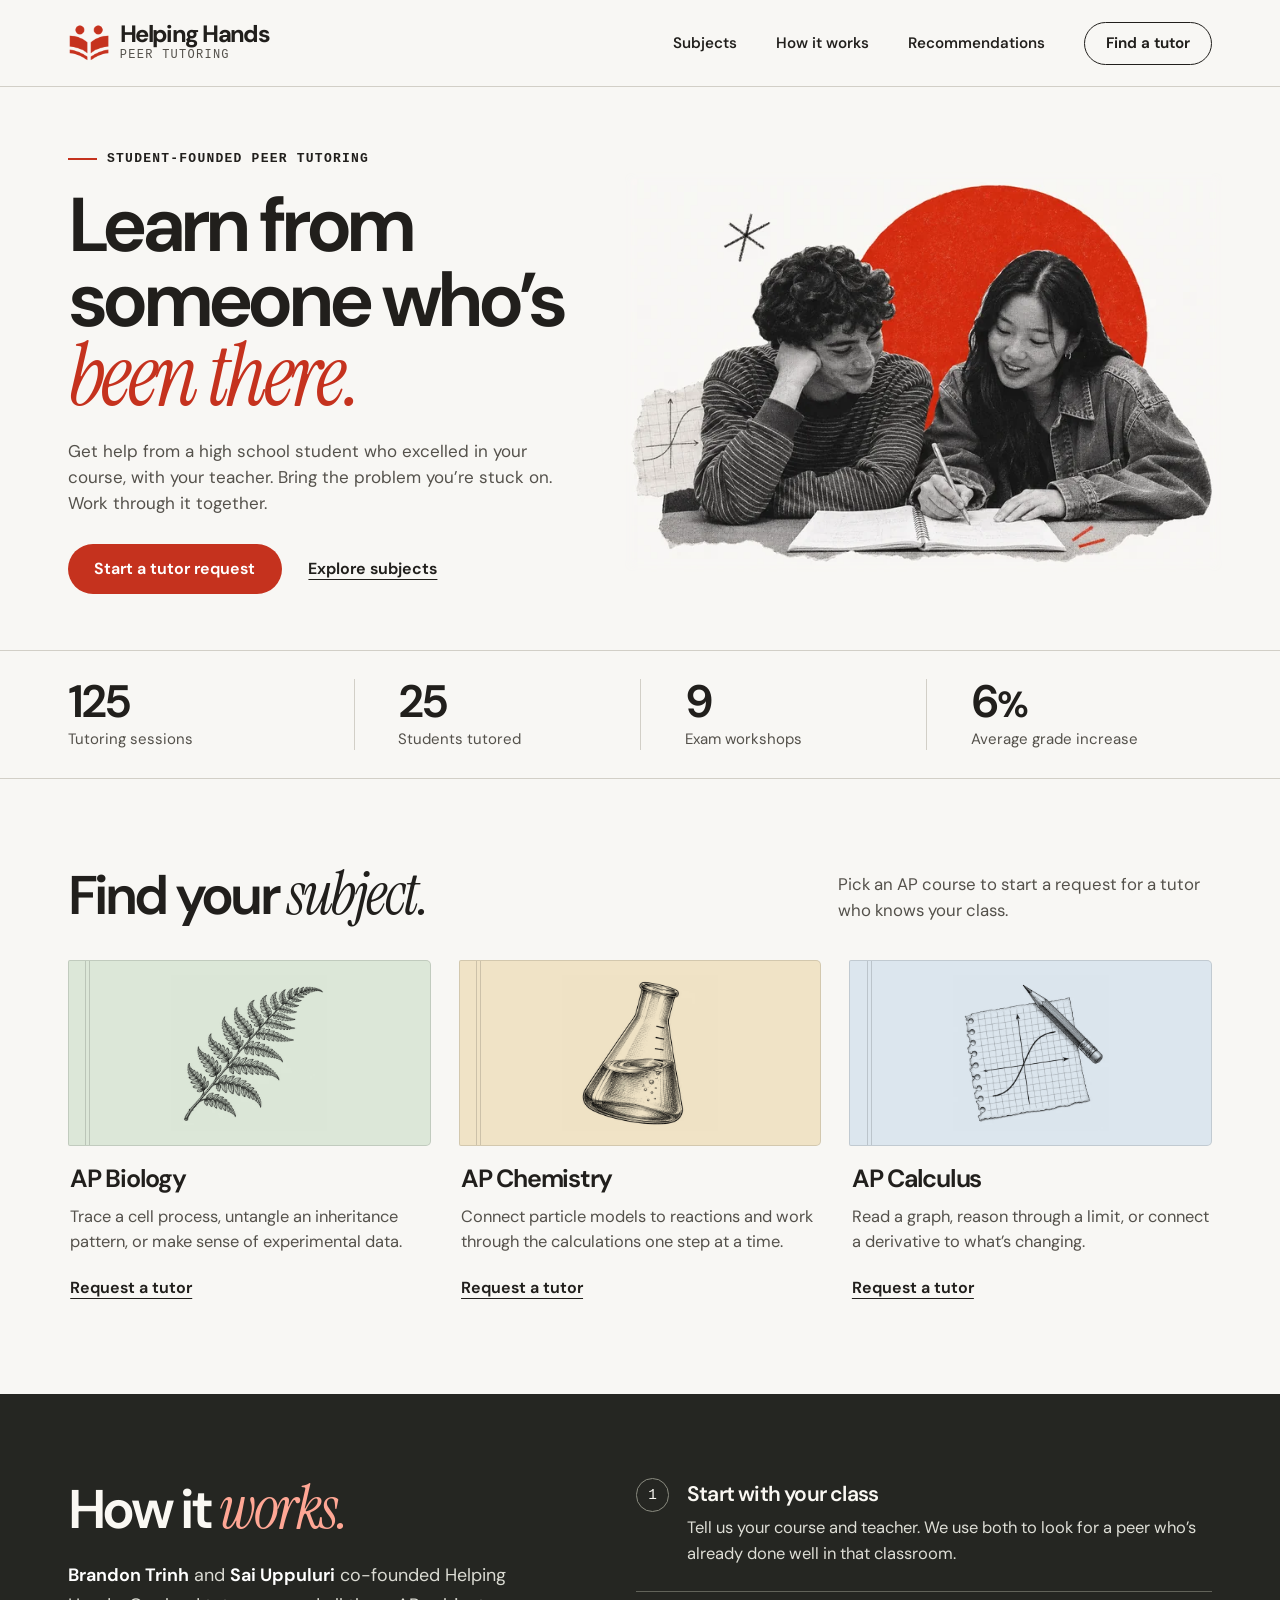
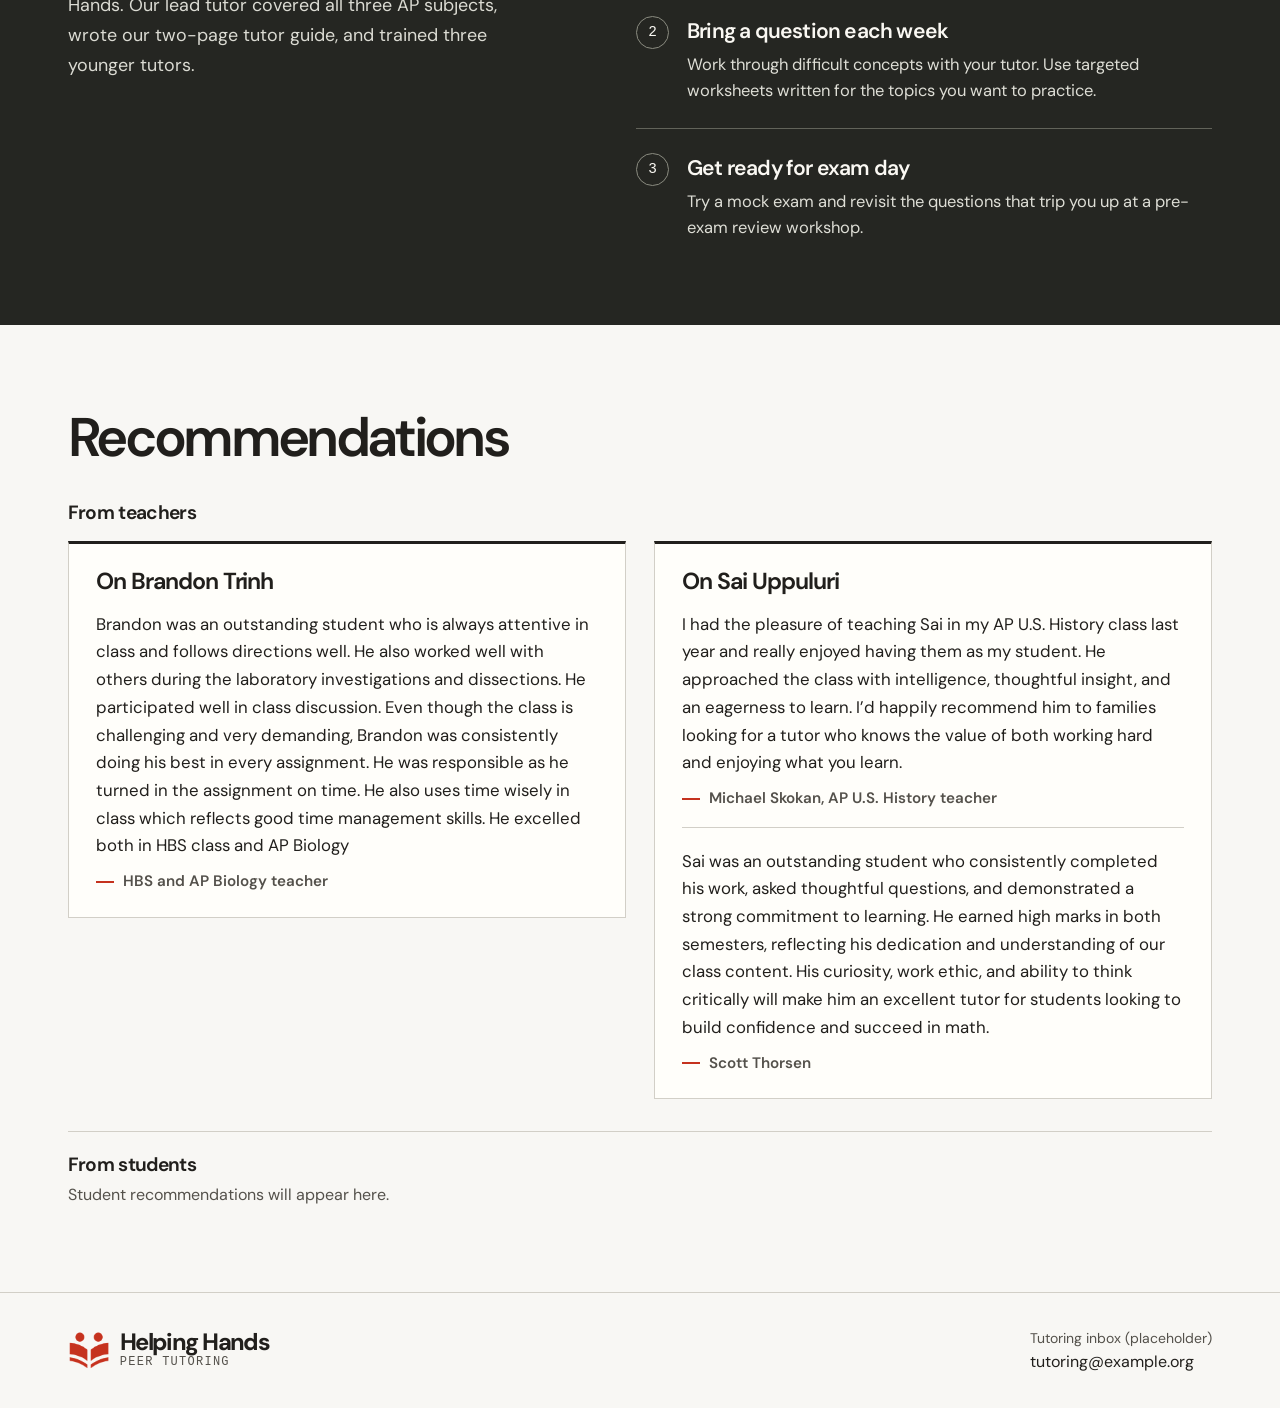
<file: index.html>
<!doctype html>
<html lang="en">
<head>
  <meta charset="utf-8">
  <meta name="viewport" content="width=device-width, initial-scale=1">
  <meta name="theme-color" content="#f8f7f4">
  <meta name="description" content="Helping Hands Peer Tutoring matches high school students with peers who excelled in the same course with the same teacher. Explore AP Biology, Chemistry, and Calculus tutoring.">
  <title>Helping Hands Peer Tutoring</title>
  <link rel="icon" type="image/png" href="./assets/mark.png">
  <link rel="preload" href="./assets/fonts/dm-sans-latin.woff2" as="font" type="font/woff2" crossorigin>
  <link rel="preload" href="./assets/fonts/instrument-serif-italic-latin.woff2" as="font" type="font/woff2" crossorigin>
  <link rel="stylesheet" href="./styles.css?v=e6c6d400">
  <script defer src="./site-config.js"></script>
  <script defer src="./site.js"></script>
</head>
<body id="top">
  <a class="skip-link" href="#main">Skip to content</a>
  <header class="site-header">
    <div class="wrap header-inner">
      <a class="wordmark" href="./index.html" aria-label="Helping Hands Peer Tutoring home">
        <img src="./assets/mark.png" width="44" height="44" alt="">
        <span class="wordmark-type"><strong>Helping Hands</strong><span>Peer Tutoring</span></span>
      </a>
      <button class="menu-toggle" type="button" aria-expanded="false" aria-controls="site-nav" hidden>
        <span>Menu</span><span class="menu-icon" aria-hidden="true"></span>
      </button>
      <nav id="site-nav" class="site-nav" aria-label="Main navigation">
        <a href="#subjects">Subjects</a>
        <a href="#how-it-works">How it works</a>
        <a href="#recommendations">Recommendations</a>
        <a class="button button-outline nav-action" href="./match.html">Find a tutor</a>
      </nav>
    </div>
  </header>

  <main id="main">
    <section class="hero wrap" aria-labelledby="hero-title">
      <div class="hero-copy">
        <p class="eyebrow"><span aria-hidden="true"></span>Student-founded peer tutoring</p>
        <h1 id="hero-title">Learn from<br>someone who’s<br><em>been there.</em></h1>
        <p class="hero-description">Get help from a high school student who excelled in your course, with your teacher. Bring the problem you’re stuck on. Work through it together.</p>
        <div class="hero-actions">
          <a class="button button-primary" href="./match.html">Start a tutor request</a>
          <a class="text-link" href="#subjects">Explore subjects</a>
        </div>
      </div>
      <picture class="hero-art">
        <source type="image/webp" srcset="./assets/study-table-small.webp 720w, ./assets/study-table.webp 1440w" sizes="(max-width: 740px) 92vw, 50vw">
        <img src="./assets/study-table.webp" width="1440" height="960" fetchpriority="high" alt="A newspaper-style collage of two classmates leaning over a shared notebook.">
      </picture>
    </section>

    <section class="impact" aria-labelledby="impact-title">
      <h2 id="impact-title" class="sr-only">The program in numbers</h2>
      <dl class="wrap stats">
        <div><dt>Tutoring sessions</dt><dd>125</dd></div>
        <div><dt>Students tutored</dt><dd>25</dd></div>
        <div><dt>Exam workshops</dt><dd>9</dd></div>
        <div><dt>Average grade increase</dt><dd>6<span>%</span></dd></div>
      </dl>
    </section>

    <section id="subjects" class="subjects wrap section-space" aria-labelledby="subjects-title">
      <div class="section-heading">
        <h2 id="subjects-title">Find your <em>subject.</em></h2>
        <p>Pick an AP course to start a request for a tutor who knows your class.</p>
      </div>
      <div class="course-grid">
        <article class="course-card">
          <div class="course-cover biology-cover"><img src="./assets/biology.webp" width="432" height="432" loading="lazy" alt=""></div>
          <div class="course-copy">
            <h3>AP Biology</h3>
            <p>Trace a cell process, untangle an inheritance pattern, or make sense of experimental data.</p>
            <a class="text-link" href="./match.html?course=biology" aria-label="Request an AP Biology tutor">Request a tutor</a>
          </div>
        </article>
        <article class="course-card">
          <div class="course-cover chemistry-cover"><img src="./assets/chemistry.webp" width="432" height="432" loading="lazy" alt=""></div>
          <div class="course-copy">
            <h3>AP Chemistry</h3>
            <p>Connect particle models to reactions and work through the calculations one step at a time.</p>
            <a class="text-link" href="./match.html?course=chemistry" aria-label="Request an AP Chemistry tutor">Request a tutor</a>
          </div>
        </article>
        <article class="course-card">
          <div class="course-cover calculus-cover"><img src="./assets/calculus.webp" width="432" height="432" loading="lazy" alt=""></div>
          <div class="course-copy">
            <h3>AP Calculus</h3>
            <p>Read a graph, reason through a limit, or connect a derivative to what’s changing.</p>
            <a class="text-link" href="./match.html?course=calculus" aria-label="Request an AP Calculus tutor">Request a tutor</a>
          </div>
        </article>
      </div>
    </section>

    <section id="how-it-works" class="program" aria-labelledby="program-title">
      <div class="wrap program-grid section-space">
        <div class="program-intro">
          <h2 id="program-title">How it <em>works.</em></h2>
          <p><strong>Brandon Trinh</strong> and <strong>Sai Uppuluri</strong> co-founded Helping Hands. Our lead tutor covered all three AP subjects, wrote our two-page tutor guide, and trained three younger tutors.</p>
        </div>
        <ol class="process-list">
          <li><div><h3>Start with your class</h3><p>Tell us your course and teacher. We use both to look for a peer who’s already done well in that classroom.</p></div></li>
          <li><div><h3>Bring a question each week</h3><p>Work through difficult concepts with your tutor. Use targeted worksheets written for the topics you want to practice.</p></div></li>
          <li><div><h3>Get ready for exam day</h3><p>Try a mock exam and revisit the questions that trip you up at a pre-exam review workshop.</p></div></li>
        </ol>
      </div>
    </section>

    <section id="recommendations" class="recommendations wrap section-space" aria-labelledby="recommendations-title">
      <div class="section-heading">
        <h2 id="recommendations-title">Recommendations</h2>
      </div>
      <section aria-labelledby="teacher-notes-title">
        <h3 id="teacher-notes-title" class="notes-heading">From teachers</h3>
        <div class="notes-grid">
          <article class="note-card" aria-labelledby="brandon-notes-title">
            <h4 id="brandon-notes-title">On Brandon Trinh</h4>
            <figure class="teacher-note">
              <blockquote>
                <p>Brandon was an outstanding student who is always attentive in class and follows directions well. He also worked well with others during the laboratory investigations and dissections. He participated well in class discussion. Even though the class is challenging and very demanding, Brandon was consistently doing his best in every assignment. He was responsible as he turned in the assignment on time. He also uses time wisely in class which reflects good time management skills. He excelled both in HBS class and AP Biology</p>
              </blockquote>
              <figcaption>HBS and AP Biology teacher</figcaption>
            </figure>
          </article>
          <article class="note-card" aria-labelledby="sai-notes-title">
            <h4 id="sai-notes-title">On Sai Uppuluri</h4>
            <figure class="teacher-note">
              <blockquote>
                <p>I had the pleasure of teaching Sai in my AP U.S. History class last year and really enjoyed having them as my student. He approached the class with intelligence, thoughtful insight, and an eagerness to learn. I’d happily recommend him to families looking for a tutor who knows the value of both working hard and enjoying what you learn.</p>
              </blockquote>
              <figcaption>Michael Skokan, AP U.S. History teacher</figcaption>
            </figure>
            <figure class="teacher-note">
              <blockquote>
                <p>Sai was an outstanding student who consistently completed his work, asked thoughtful questions, and demonstrated a strong commitment to learning. He earned high marks in both semesters, reflecting his dedication and understanding of our class content. His curiosity, work ethic, and ability to think critically will make him an excellent tutor for students looking to build confidence and succeed in math.</p>
              </blockquote>
              <figcaption>Scott Thorsen</figcaption>
            </figure>
          </article>
        </div>
      </section>
      <section class="student-notes" aria-labelledby="student-notes-title">
        <h3 id="student-notes-title" class="notes-heading">From students</h3>
        <p>Student recommendations will appear here.</p>
      </section>
    </section>
  </main>

  <footer class="site-footer">
    <div class="wrap footer-inner">
      <a class="wordmark" href="#top" aria-label="Helping Hands Peer Tutoring, back to top">
        <img src="./assets/mark.png" width="44" height="44" alt="">
        <span class="wordmark-type"><strong>Helping Hands</strong><span>Peer Tutoring</span></span>
      </a>
      <div class="footer-contact">
        <span class="contact-label">Tutoring inbox <span data-placeholder-label>(placeholder)</span></span>
        <span data-contact-address>tutoring@example.org</span>
      </div>
    </div>
  </footer>
</body>
</html>
</file>
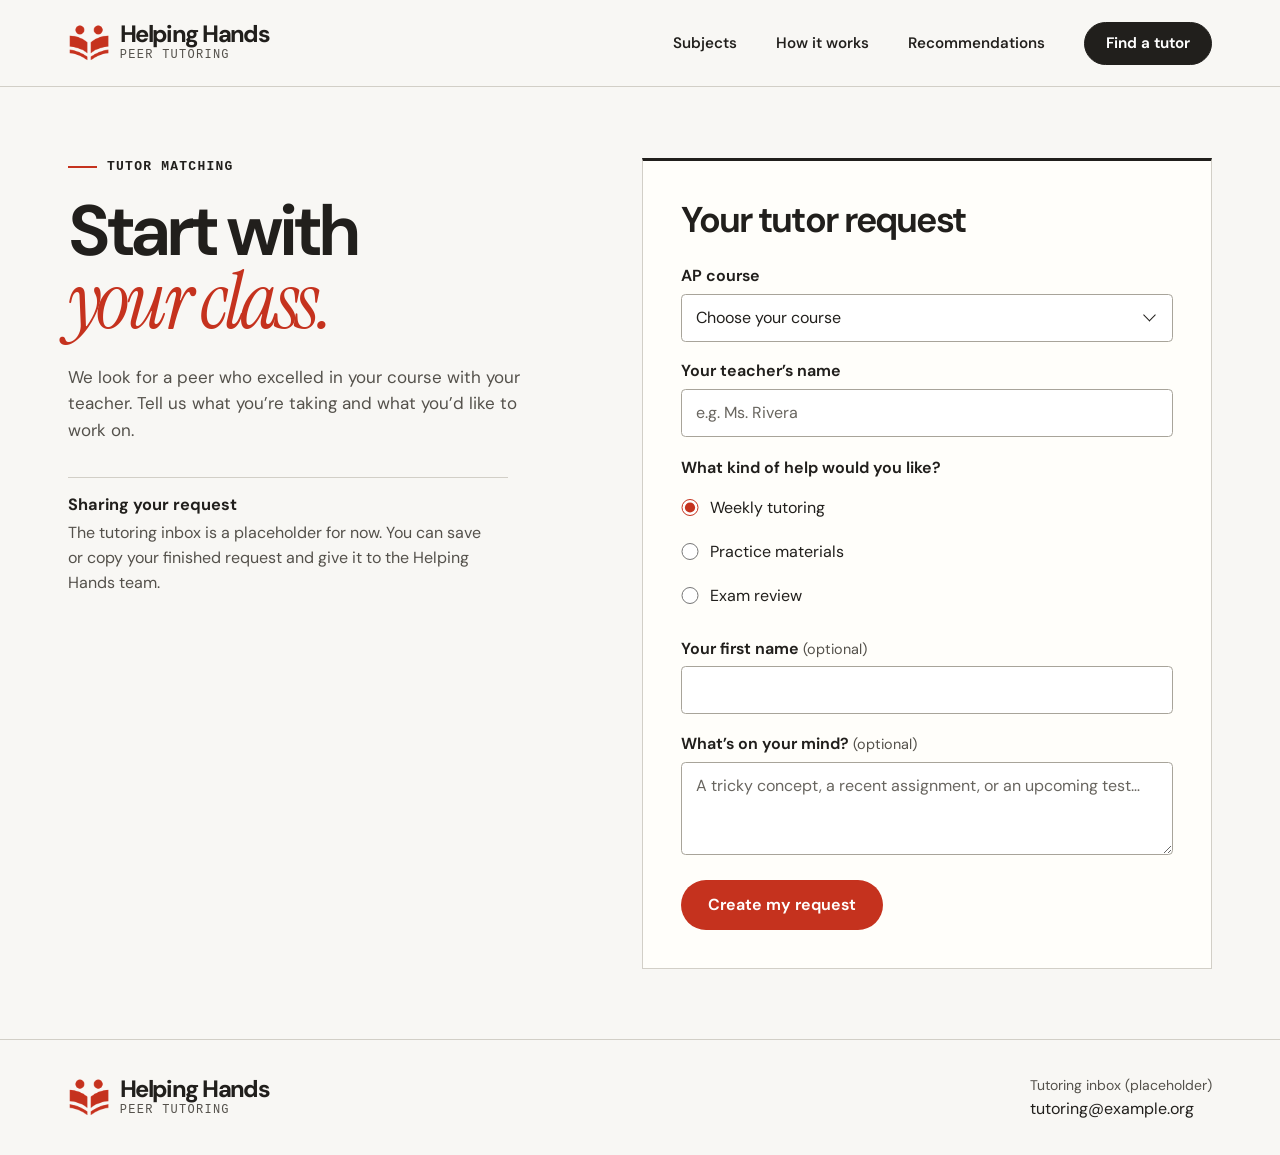
<file: match.html>
<!doctype html>
<html lang="en">
<head>
  <meta charset="utf-8">
  <meta name="viewport" content="width=device-width, initial-scale=1">
  <meta name="theme-color" content="#f8f7f4">
  <meta name="description" content="Prepare a Helping Hands tutor request with your AP course, teacher, and study goals.">
  <title>Find a tutor · Helping Hands Peer Tutoring</title>
  <link rel="icon" type="image/png" href="./assets/mark.png">
  <link rel="preload" href="./assets/fonts/dm-sans-latin.woff2" as="font" type="font/woff2" crossorigin>
  <link rel="stylesheet" href="./styles.css?v=e6c6d400">
  <script defer src="./site-config.js"></script>
  <script defer src="./site.js"></script>
  <script defer src="./match.js"></script>
</head>
<body id="top">
  <a class="skip-link" href="#main">Skip to content</a>
  <header class="site-header">
    <div class="wrap header-inner">
      <a class="wordmark" href="./index.html" aria-label="Helping Hands Peer Tutoring home">
        <img src="./assets/mark.png" width="44" height="44" alt="">
        <span class="wordmark-type"><strong>Helping Hands</strong><span>Peer Tutoring</span></span>
      </a>
      <button class="menu-toggle" type="button" aria-expanded="false" aria-controls="site-nav" hidden>
        <span>Menu</span><span class="menu-icon" aria-hidden="true"></span>
      </button>
      <nav id="site-nav" class="site-nav" aria-label="Main navigation">
        <a href="./index.html#subjects">Subjects</a>
        <a href="./index.html#how-it-works">How it works</a>
        <a href="./index.html#recommendations">Recommendations</a>
        <a class="button button-outline nav-action" href="./match.html" aria-current="page">Find a tutor</a>
      </nav>
    </div>
  </header>

  <main id="main" class="wrap match-layout">
    <div class="match-intro">
      <p class="eyebrow"><span aria-hidden="true"></span>Tutor matching</p>
      <h1>Start with<br><em>your class.</em></h1>
      <p>We look for a peer who excelled in your course with your teacher. Tell us what you’re taking and what you’d like to work on.</p>
      <aside class="handoff-note">
        <h2>Sharing your request</h2>
        <p data-handoff-note>The tutoring inbox is a placeholder for now. You can save or copy your finished request and give it to the Helping Hands team.</p>
      </aside>
    </div>

    <div class="request-sheet">
      <form id="match-form">
        <h2>Your tutor request</h2>
        <div class="field">
          <label for="course">AP course</label>
          <div class="select-wrap">
            <select id="course" name="course" required>
              <option value="" disabled selected>Choose your course</option>
              <option value="biology">AP Biology</option>
              <option value="chemistry">AP Chemistry</option>
              <option value="calculus">AP Calculus</option>
            </select>
          </div>
        </div>
        <div class="field">
          <label for="teacher">Your teacher’s name</label>
          <input id="teacher" name="teacher" type="text" placeholder="e.g. Ms. Rivera" maxlength="100" required>
        </div>
        <fieldset class="support-field">
          <legend>What kind of help would you like?</legend>
          <label><input name="support" type="radio" value="Weekly tutoring" checked>Weekly tutoring</label>
          <label><input name="support" type="radio" value="Practice materials">Practice materials</label>
          <label><input name="support" type="radio" value="Exam review">Exam review</label>
        </fieldset>
        <div class="field">
          <label for="student">Your first name <span>(optional)</span></label>
          <input id="student" name="student" type="text" autocomplete="given-name" maxlength="80">
        </div>
        <div class="field">
          <label for="goal">What’s on your mind? <span>(optional)</span></label>
          <textarea id="goal" name="goal" rows="3" maxlength="600" placeholder="A tricky concept, a recent assignment, or an upcoming test…"></textarea>
        </div>
        <button type="submit" class="button button-primary" id="create-request" disabled>Create my request</button>
        <noscript><p>Enable JavaScript to create a downloadable request, or write down your course, teacher, and study goal to share with the team.</p></noscript>
      </form>

      <section id="request-result" aria-labelledby="result-title" hidden>
        <h2 id="result-title" tabindex="-1">Your request is ready.</h2>
        <p class="result-intro">Review your details, then share them with the tutoring team.</p>
        <dl id="request-summary" class="request-summary"></dl>
        <div class="result-actions">
          <a class="button button-primary" id="email-request" hidden>Open email draft</a>
          <a class="button button-primary" id="download-request" download="helping-hands-tutor-request.txt">Download request</a>
          <button type="button" class="button button-outline" id="copy-request">Copy text</button>
          <button type="button" class="button button-outline" id="share-request" hidden>Share request</button>
        </div>
        <div id="manual-copy" class="field" hidden>
          <label for="copy-text">Select and copy your request</label>
          <textarea id="copy-text" rows="7" readonly></textarea>
        </div>
        <p id="request-status" class="request-status" role="status"></p>
        <button type="button" class="text-link" id="edit-request">Edit my request</button>
      </section>
    </div>
  </main>

  <footer class="site-footer">
    <div class="wrap footer-inner">
      <a class="wordmark" href="./index.html" aria-label="Helping Hands Peer Tutoring home">
        <img src="./assets/mark.png" width="44" height="44" alt="">
        <span class="wordmark-type"><strong>Helping Hands</strong><span>Peer Tutoring</span></span>
      </a>
      <div class="footer-contact">
        <span class="contact-label">Tutoring inbox <span data-placeholder-label>(placeholder)</span></span>
        <span data-contact-address>tutoring@example.org</span>
      </div>
    </div>
  </footer>
</body>
</html>
</file>
<file: styles.css>
@font-face {
  font-family: "DM Sans";
  src: url("./assets/fonts/dm-sans-latin.woff2") format("woff2");
  font-style: normal;
  font-weight: 400 800;
  font-display: swap;
}

@font-face {
  font-family: "Instrument Serif";
  src: url("./assets/fonts/instrument-serif-italic-latin.woff2") format("woff2");
  font-style: italic;
  font-weight: 400;
  font-display: swap;
}

:root {
  color-scheme: light;
  --paper: #f8f7f4;
  --sheet: #fffefa;
  --ink: #211f1c;
  --muted: #54514b;
  --rule: #d2cfc7;
  --red: #c5321e;
  --red-hover: #a62414;
  --gutter: clamp(1.25rem, 5.3vw, 5.5rem);
  --serif: "Instrument Serif", Georgia, serif;
  --sans: "DM Sans", "Helvetica Neue", Arial, sans-serif;
  --mono: "SFMono-Regular", Consolas, "Liberation Mono", monospace;
  font-family: var(--sans);
  color: var(--ink);
  background: var(--paper);
  -webkit-font-smoothing: antialiased;
}

*, *::before, *::after { box-sizing: border-box; }
html { scroll-behavior: smooth; }
body { margin: 0; }
img, picture { display: block; max-width: 100%; }
h1, h2, h3, p, figure, ol, dl, dd, fieldset { margin: 0; }
h1, h2, h3 { text-wrap: balance; }
p { text-wrap: pretty; }
a { color: inherit; }
button, input, select, textarea { font: inherit; }
button { color: inherit; cursor: pointer; }
button:disabled { cursor: default; opacity: .6; }
[hidden] { display: none !important; }
::selection { background: #f5c6b6; color: var(--ink); }
:focus-visible { outline: 3px solid #176399; outline-offset: 4px; }
section[id] { scroll-margin-top: 1.5rem; }

.wrap {
  width: min(82rem, calc(100% - var(--gutter) * 2));
  margin-inline: auto;
}

.sr-only, .skip-link:not(:focus) {
  position: absolute;
  width: 1px;
  height: 1px;
  padding: 0;
  overflow: hidden;
  clip-path: inset(50%);
  white-space: nowrap;
  border: 0;
}

.skip-link:focus {
  position: fixed;
  z-index: 10;
  inset: .75rem auto auto .75rem;
  padding: .75rem 1rem;
  background: white;
}

.site-header { position: relative; z-index: 2; border-bottom: 1px solid var(--rule); }
.header-inner, .footer-inner { display: flex; align-items: center; justify-content: space-between; gap: 2rem; }
.header-inner { min-height: 5.4rem; }
.wordmark { display: inline-flex; align-items: center; gap: .6rem; text-decoration: none; flex: none; }
.wordmark img { width: 2.65rem; height: 2.65rem; }
.wordmark-type { display: grid; gap: .13rem; }
.wordmark-type strong { font-size: 1.48rem; line-height: 1; font-weight: 760; letter-spacing: -.067em; }
.wordmark-type > span {
  font: 500 .75rem/1.15 var(--mono);
  letter-spacing: .105em;
  text-transform: uppercase;
  color: var(--muted);
}

.site-nav { display: flex; align-items: center; gap: clamp(1.55rem, 3.05vw, 3rem); }
.site-nav > a:not(.button) {
  display: inline-flex;
  align-items: center;
  min-height: 2.75rem;
  font-size: .95rem;
  font-weight: 570;
  text-decoration: none;
}
.site-nav > a:not(.button):hover { text-decoration: underline; text-underline-offset: .32em; }
.button {
  display: inline-flex;
  align-items: center;
  justify-content: center;
  min-height: 3.1rem;
  padding: .74rem 1.6rem;
  border: 1px solid transparent;
  border-radius: 4rem;
  font-size: 1rem;
  line-height: 1.25;
  font-weight: 650;
  text-align: center;
  text-decoration: none;
  transition: background-color 150ms, color 150ms, border-color 150ms, transform 150ms;
}
.button:active, .menu-toggle:active { transform: scale(.96); }
.button-primary { background: var(--red); color: #fff; }
.button-primary:hover { background: var(--red-hover); }
.button-outline { background: transparent; color: var(--ink); border-color: var(--ink); }
.button-outline:hover, .nav-action[aria-current="page"] { background: var(--ink); color: white; }
.nav-action { min-height: 2.7rem; padding: .55rem 1.32rem; font-size: .95rem; }
.menu-toggle { display: none; }
.text-link {
  display: inline-flex;
  align-items: center;
  align-self: flex-start;
  width: fit-content;
  min-height: 2.75rem;
  border: 0;
  padding: 0;
  background: transparent;
  color: var(--ink);
  font-weight: 650;
  font-size: 1rem;
  text-decoration: underline;
  text-decoration-thickness: 1px;
  text-underline-offset: .32em;
  transition: color 130ms;
}
.text-link:hover { color: var(--red); text-decoration-thickness: 2px; }

.hero {
  display: grid;
  grid-template-columns: minmax(0, .96fr) minmax(0, 1.04fr);
  align-items: center;
  column-gap: clamp(.8rem, 2vw, 2.3rem);
  padding-block: clamp(3.1rem, 4.9vw, 5rem) clamp(3rem, 4.4vw, 4.7rem);
}
.eyebrow {
  display: flex;
  align-items: center;
  gap: .65rem;
  font: 600 .8125rem/1.4 var(--mono);
  letter-spacing: .095em;
  text-transform: uppercase;
}
.eyebrow > span { width: 1.8rem; height: 2px; background: var(--red); flex: none; }
.hero h1, .match-intro h1 {
  margin-block: 1.25rem 1.35rem;
  font-size: clamp(3.45rem, 5.95vw, 5.95rem);
  font-weight: 650;
  letter-spacing: -.074em;
  line-height: .98;
}
h1 em, .section-heading em, .program-intro em {
  font-family: var(--serif);
  font-weight: 400;
  letter-spacing: -.042em;
}
.hero h1 em, .match-intro h1 em { font-size: 1.13em; line-height: .89; color: var(--red); }
.hero-description, .match-intro > p:not(.eyebrow) {
  max-width: 43ch;
  color: var(--muted);
  font-size: clamp(1.0625rem, 1.28vw, 1.22rem);
  line-height: 1.55;
}
.hero-actions { display: flex; align-items: center; flex-wrap: wrap; gap: .55rem 1.65rem; margin-top: 1.7rem; }
.hero-actions .text-link { align-self: center; }
.hero-art { margin-inline: -.4rem -.7rem; max-width: none; }
.hero-art img {
  width: 100%;
  height: auto;
  mask-image: linear-gradient(to right, transparent, black 2%, black 98%, transparent), linear-gradient(to bottom, transparent, black 2.5%, black 97%, transparent);
  mask-composite: intersect;
}

.impact { border-block: 1px solid var(--rule); }
.stats { padding-block: 1.75rem; display: grid; grid-template-columns: repeat(4, 1fr); }
.stats > div { display: flex; flex-direction: column; justify-content: center; padding-inline: clamp(1rem, 3.4vw, 3.5rem); border-left: 1px solid var(--rule); }
.stats > div:first-child { border: 0; padding-left: 0; }
.stats dt { order: 2; color: var(--muted); line-height: 1.4; font-size: .9375rem; }
.stats dd { margin-bottom: .32rem; font-size: clamp(2.45rem, 3.55vw, 3.55rem); line-height: 1; font-weight: 630; letter-spacing: -.065em; font-variant-numeric: lining-nums tabular-nums; }
.stats dd span { font-size: .8em; }

.section-space { padding-block: clamp(3.8rem, 6.6vw, 6.7rem); }
.section-heading { display: flex; align-items: end; justify-content: space-between; gap: 2rem; margin-bottom: clamp(1.65rem, 2.7vw, 2.6rem); }
.section-heading h2, .program-intro h2 {
  font-size: clamp(2.55rem, 4.25vw, 4.35rem);
  line-height: 1.03;
  letter-spacing: -.067em;
  font-weight: 620;
}
.section-heading h2 em, .program-intro h2 em { font-size: 1.1em; }
.section-heading > p { width: min(34ch, 38%); margin-bottom: .15rem; color: var(--muted); font-size: 1.05rem; line-height: 1.55; }
.course-grid { display: grid; grid-template-columns: repeat(3, minmax(0, 1fr)); gap: clamp(1.1rem, 2.2vw, 2.1rem); }
.course-card { display: flex; flex-direction: column; }
.course-cover {
  position: relative;
  display: flex;
  align-items: center;
  justify-content: center;
  height: clamp(10rem, 14.5vw, 14rem);
  overflow: hidden;
  border: 1px solid rgb(0 0 0 / 12%);
  border-radius: 2px 5px 5px 2px;
}
.course-cover::before {
  content: "";
  position: absolute;
  inset: 0 auto 0 4.5%;
  width: .33rem;
  border-inline: 1px solid rgb(0 0 0 / 15%);
}
.course-cover img { width: auto; height: 85%; max-height: 100%; max-width: 78%; object-fit: contain; mix-blend-mode: multiply; }
.biology-cover { background: #dce7d8; }
.chemistry-cover { background: #f0e3c6; }
.calculus-cover { background: #dce6ee; }
.course-copy { display: flex; flex: 1; flex-direction: column; align-items: start; padding: 1.2rem .15rem 0; }
.course-copy h3 { font-size: clamp(1.42rem, 1.95vw, 1.95rem); font-weight: 650; letter-spacing: -.05em; line-height: 1.15; }
.course-copy p { margin: .63rem 0 .65rem; max-width: 36ch; color: var(--muted); font-size: 1.025rem; line-height: 1.57; }
.course-copy .text-link { margin-top: auto; }

.program { background: #252622; color: #faf8f3; }
.program-grid { display: grid; grid-template-columns: .88fr 1.12fr; gap: clamp(3rem, 9vw, 9.5rem); }
.program-intro h2 em { color: #ffa795; }
.program-intro > p { margin-top: 1.3rem; max-width: 37ch; color: #dbdbd3; font-size: 1.12rem; line-height: 1.67; }
.program-intro strong { font-weight: 650; color: white; }
.process-list { padding: 0; list-style: none; counter-reset: process; }
.process-list li { display: grid; grid-template-columns: 2.2rem 1fr; gap: 1rem; padding-block: 1.5rem; border-top: 1px solid #62635a; counter-increment: process; }
.process-list li:first-child { padding-top: 0; border-top: 0; }
.process-list li:last-child { padding-bottom: 0; }
.process-list li::before {
  content: counter(process);
  content: counter(process) / "";
  display: grid;
  place-items: center;
  width: 2.1rem;
  height: 2.1rem;
  border-radius: 50%;
  border: 1px solid #8a8b80;
  font: 500 .9rem var(--mono);
}
.process-list h3 { padding-top: .12rem; font-size: clamp(1.22rem, 1.65vw, 1.6rem); font-weight: 600; letter-spacing: -.038em; }
.process-list p { max-width: 52ch; margin-top: .4rem; line-height: 1.57; color: #deded6; font-size: 1.03rem; }
.notes-heading { font-size: 1.2rem; font-weight: 650; letter-spacing: -.035em; }
.notes-grid { display: grid; grid-template-columns: repeat(2, minmax(0, 1fr)); align-items: start; gap: clamp(1rem, 2.2vw, 2rem); margin-top: 1rem; }
.note-card { border: 1px solid var(--rule); border-top: 3px solid var(--ink); padding: 1.5rem 1.7rem 1.6rem; background: var(--sheet); }
.note-card h4 { margin: 0 0 1rem; font-size: 1.45rem; font-weight: 650; letter-spacing: -.045em; line-height: 1.15; }
.teacher-note blockquote { margin: 0; font-size: 1.05rem; line-height: 1.65; }
.teacher-note figcaption { display: flex; align-items: baseline; gap: .6rem; margin-top: .7rem; color: var(--muted); font-size: .95rem; font-weight: 600; }
.teacher-note figcaption::before { content: ""; width: 1.1rem; height: 2px; flex: none; align-self: start; margin-top: .63em; background: var(--red); }
.teacher-note + .teacher-note { margin-top: 1.2rem; padding-top: 1.2rem; border-top: 1px solid var(--rule); }
.student-notes { margin-top: 2rem; border-top: 1px solid var(--rule); padding-top: 1.25rem; }
.student-notes p { margin-top: .35rem; color: var(--muted); line-height: 1.55; }
.site-footer { border-top: 1px solid var(--rule); }
.footer-inner { padding-block: 2.25rem; }
.footer-contact { display: grid; gap: .22rem; font-size: 1rem; }
.contact-label { color: var(--muted); font-size: .875rem; }
.footer-contact a { text-underline-offset: .25em; }

.match-layout {
  display: grid;
  grid-template-columns: minmax(0, .85fr) minmax(0, 1fr);
  gap: clamp(2rem, 7vw, 8rem);
  align-items: start;
  padding-block: clamp(2.8rem, 5.5vw, 5.8rem);
}
.match-intro h1 { font-size: clamp(3.6rem, 5.55vw, 5.9rem); margin-block: 1.3rem 1.5rem; }
.handoff-note { padding: 1rem 0 .1rem; border-top: 1px solid var(--rule); margin-top: 2.1rem; max-width: 40ch; }
.handoff-note h2 { font-size: 1.02rem; font-weight: 690; }
.handoff-note p { margin-top: .4rem; color: var(--muted); line-height: 1.55; font-size: 1rem; }
.request-sheet { border: 1px solid var(--rule); border-top: 3px solid var(--ink); background: var(--sheet); padding: clamp(1.3rem, 3vw, 3rem); }
.request-sheet h2 { font-weight: 650; letter-spacing: -.052em; font-size: clamp(1.8rem, 2.8vw, 2.7rem); line-height: 1.15; margin-bottom: 1.55rem; }
.field { margin-block: 1.18rem; }
.field label, .support-field legend { display: block; font-size: 1rem; line-height: 1.4; font-weight: 650; }
.field label > span { font-size: .9rem; font-weight: 400; color: var(--muted); }
.field :is(input, select, textarea) {
  display: block;
  width: 100%;
  border: 1px solid #a8a49a;
  border-radius: .28rem;
  background: #fff;
  color: var(--ink);
  font-size: 1rem;
  line-height: 1.45;
  min-height: 2.95rem;
  padding: .7rem .83rem;
  margin-top: .4rem;
}
.field :is(input, textarea)::placeholder { color: #68655f; opacity: 1; }
.field textarea { resize: vertical; }
.select-wrap { position: relative; }
.select-wrap select { appearance: none; padding-right: 2.5rem; }
.select-wrap::after { content: ""; position: absolute; right: 1.15rem; top: 45%; width: .56rem; height: .56rem; border: solid var(--ink); border-width: 0 1.6px 1.6px 0; transform: translateY(-50%) rotate(45deg); pointer-events: none; }
.support-field { border: 0; padding: 0; margin-block: 1.25rem; min-width: 0; }
.support-field legend { padding: 0; margin-bottom: .4rem; }
.support-field label { display: flex; width: fit-content; min-height: 2.75rem; align-items: center; gap: .65rem; cursor: pointer; }
.support-field input { width: 1.12rem; height: 1.12rem; flex: none; margin: 0; accent-color: var(--red); }
.request-sheet form > .button { margin-top: .35rem; }
.request-sheet noscript p { margin-top: 1rem; }
.result-intro { margin: -.6rem 0 1.35rem; color: var(--muted); line-height: 1.55; }
.request-summary { border-top: 1px solid var(--rule); }
.request-summary > div { padding-block: .85rem; border-bottom: 1px solid var(--rule); }
.request-summary dt { font-size: .875rem; font-weight: 600; color: var(--muted); }
.request-summary dd { margin-top: .2rem; font-size: 1.07rem; overflow-wrap: anywhere; white-space: pre-line; line-height: 1.5; }
.result-actions { display: flex; flex-wrap: wrap; gap: .65rem; margin-top: 1.5rem; }
.request-status { margin-top: .8rem; font-size: 1rem; color: var(--muted); line-height: 1.4; }
#edit-request { margin-top: .3rem; }

@media (max-width: 860px) {
  .site-nav { gap: 1.25rem; }
  .section-heading h2, .program-intro h2 { font-size: clamp(2.45rem, 5.45vw, 3.3rem); }
  .program-grid { gap: 2.8rem; }
  .match-layout { grid-template-columns: .78fr 1fr; gap: 2rem; }
}

@media (max-width: 820px) {
  .header-inner { min-height: 4.5rem; flex-wrap: wrap; gap: 0 1rem; }
  .wordmark img { width: 2.28rem; height: 2.28rem; }
  .wordmark-type strong { font-size: 1.32rem; }
  .wordmark-type > span { font-size: .75rem; }
  .site-nav { width: 100%; flex-wrap: wrap; gap: .15rem 1.2rem; padding-bottom: .85rem; }
  .js-nav .site-nav { display: none; }
  .js-nav .site-nav.is-open { display: grid; gap: 0; padding: .35rem 0 1.2rem; }
  .js-nav .site-nav > a:not(.button) { min-height: 2.95rem; border-top: 1px solid var(--rule); }
  .site-nav .nav-action { width: fit-content; margin-top: .6rem; }
  .menu-toggle {
    display: inline-flex; align-items: center; justify-content: center; gap: .55rem;
    background: transparent; border: 1px solid var(--ink); border-radius: 2rem;
    min-height: 2.75rem; padding: .5rem .85rem; font-size: .9375rem; font-weight: 600;
  }
  .menu-icon { position: relative; width: 1rem; height: 1rem; }
  .menu-icon::before, .menu-icon::after { content: ""; position: absolute; left: 0; right: 0; top: .33rem; border-top: 1.5px solid currentColor; }
  .menu-icon::after { top: .65rem; }
  [aria-expanded="true"] .menu-icon::before { top: .51rem; transform: rotate(45deg); }
  [aria-expanded="true"] .menu-icon::after { top: .51rem; transform: rotate(-45deg); }
}

@media (max-width: 740px) {
  :root { --gutter: clamp(1.25rem, 5.5vw, 2.5rem); }
  .hero { grid-template-columns: 1fr; gap: 1.85rem; padding-block: 2.7rem 2.1rem; }
  .hero h1 { font-size: clamp(2.4rem, 12vw, 4.5rem); }
  .hero-description { max-width: 42ch; }
  .hero-art { width: min(100%, 34rem); margin: 0 auto; }
  .stats { grid-template-columns: repeat(2, minmax(0, 1fr)); row-gap: 1.3rem; padding-block: 1.45rem; }
  .stats > div { padding-inline: 1.25rem 0; }
  .stats > div:nth-child(odd) { border-left: 0; padding-left: 0; }
  .stats dd { font-size: 2.6rem; }
  .stats dt { font-size: .9rem; }
  .section-space { padding-block: 3.5rem; }
  .section-heading { display: block; margin-bottom: 1.45rem; }
  #recommendations-title { font-size: clamp(1.8rem, 9.7vw, 3.3rem); }
  .section-heading p { width: auto; max-width: 40ch; margin-top: .85rem; }
  .course-grid { grid-template-columns: 1fr; gap: 1.45rem; }
  .course-card { display: grid; grid-template-columns: minmax(6rem, .44fr) 1fr; align-items: stretch; gap: 1.15rem; }
  .course-cover { height: 100%; min-height: 9rem; }
  .course-cover img { width: 80%; max-width: none; height: auto; }
  .course-copy { padding: .1rem 0; }
  .course-copy h3 { font-size: 1.5rem; }
  .course-copy p { margin: .4rem 0 .15rem; font-size: 1rem; }
  .program-grid, .match-layout { grid-template-columns: 1fr; gap: 2.15rem; }
  .program-intro > p { max-width: 46ch; }
  .process-list li { gap: .7rem; }
  .note-card { padding: 1.15rem; }
  .notes-grid { grid-template-columns: 1fr; gap: .9rem; }
  .footer-inner { flex-wrap: wrap; gap: 1.4rem; }
  .match-layout { padding-block: 2.6rem; }
  .match-intro h1 { font-size: clamp(3.45rem, 9.4vw, 4.7rem); }
  .handoff-note { max-width: 49ch; margin-top: 1.4rem; }
}

@media (max-width: 410px) {
  .hero-actions { column-gap: .9rem; }
  .hero-actions .button { padding-inline: 1rem; }
  .hero-actions > a { font-size: .9375rem; }
  .eyebrow { font-size: .75rem; letter-spacing: .07em; }
  .course-card { grid-template-columns: minmax(5rem, .4fr) 1fr; gap: .85rem; }
}

@media (prefers-reduced-motion: reduce) {
  *, *::before, *::after { scroll-behavior: auto !important; transition: none !important; }
  .button:active, .menu-toggle:active { transform: none; }
}
</file>
